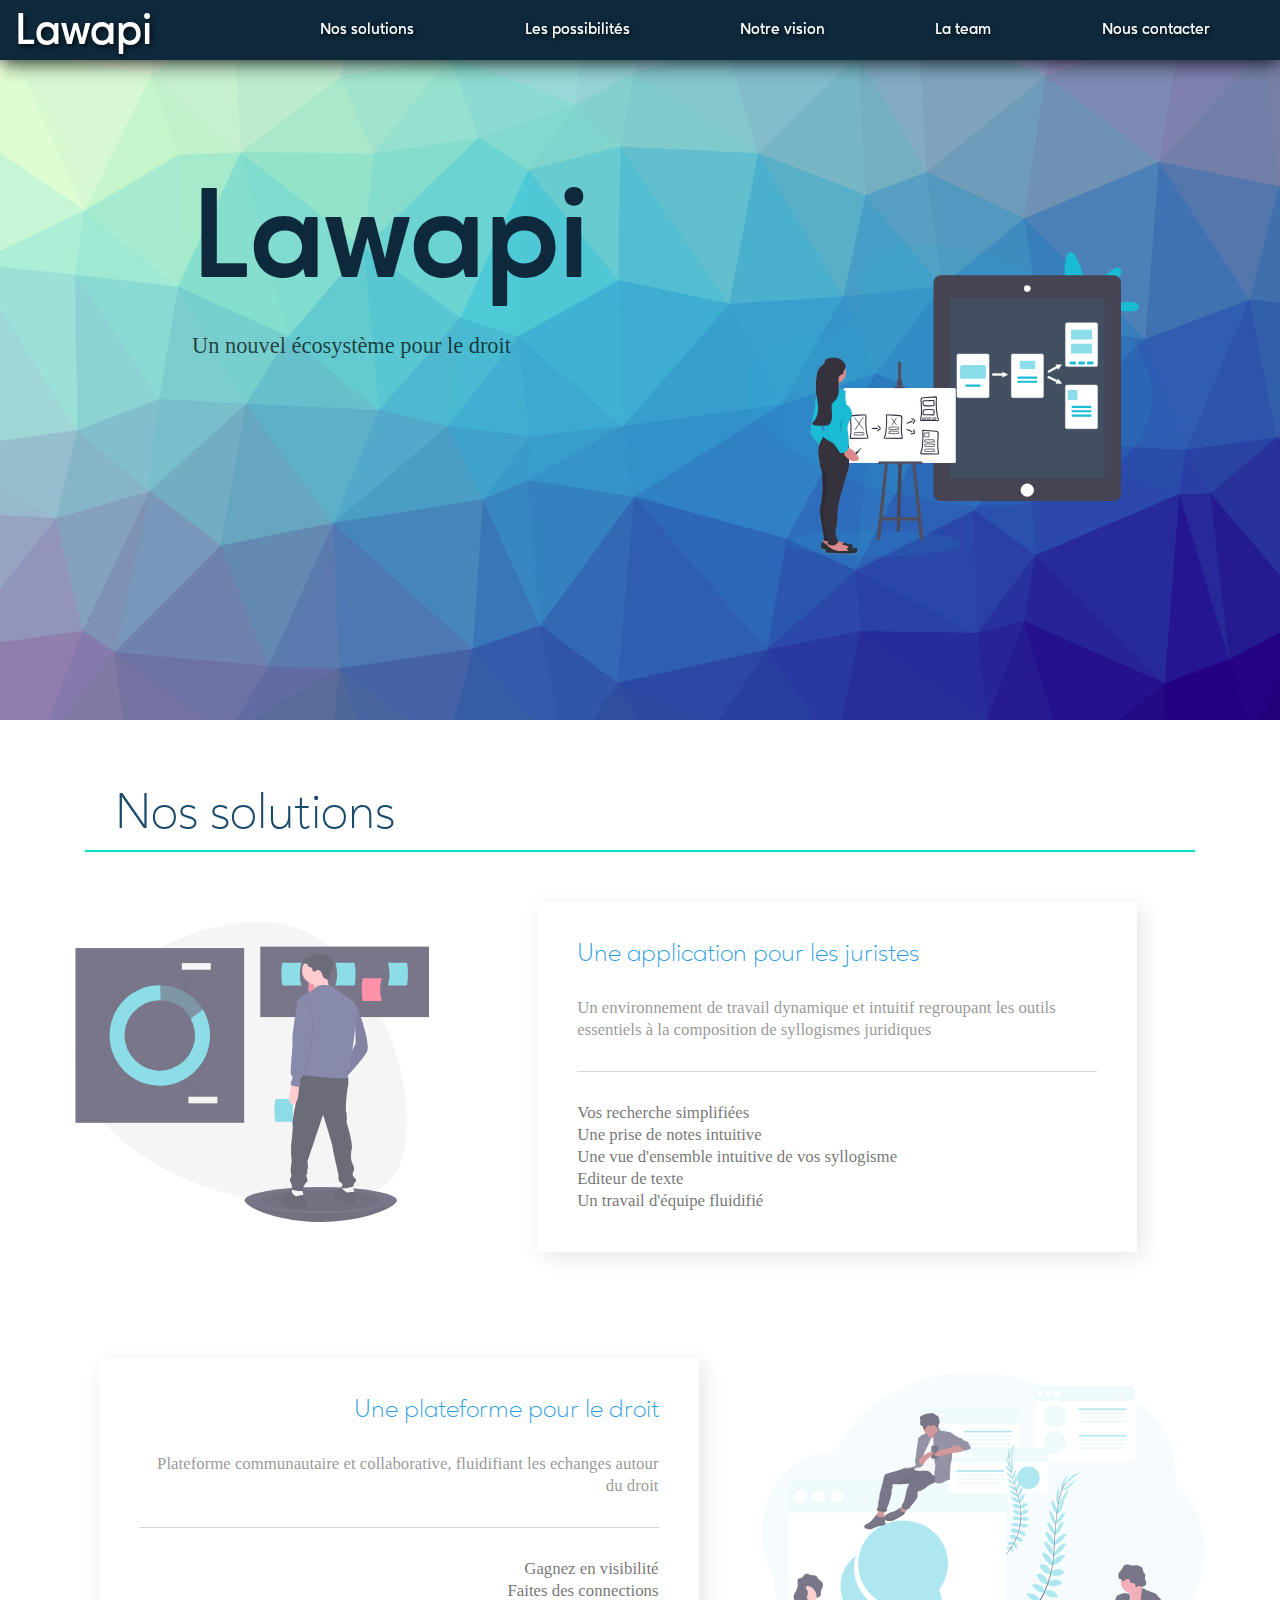
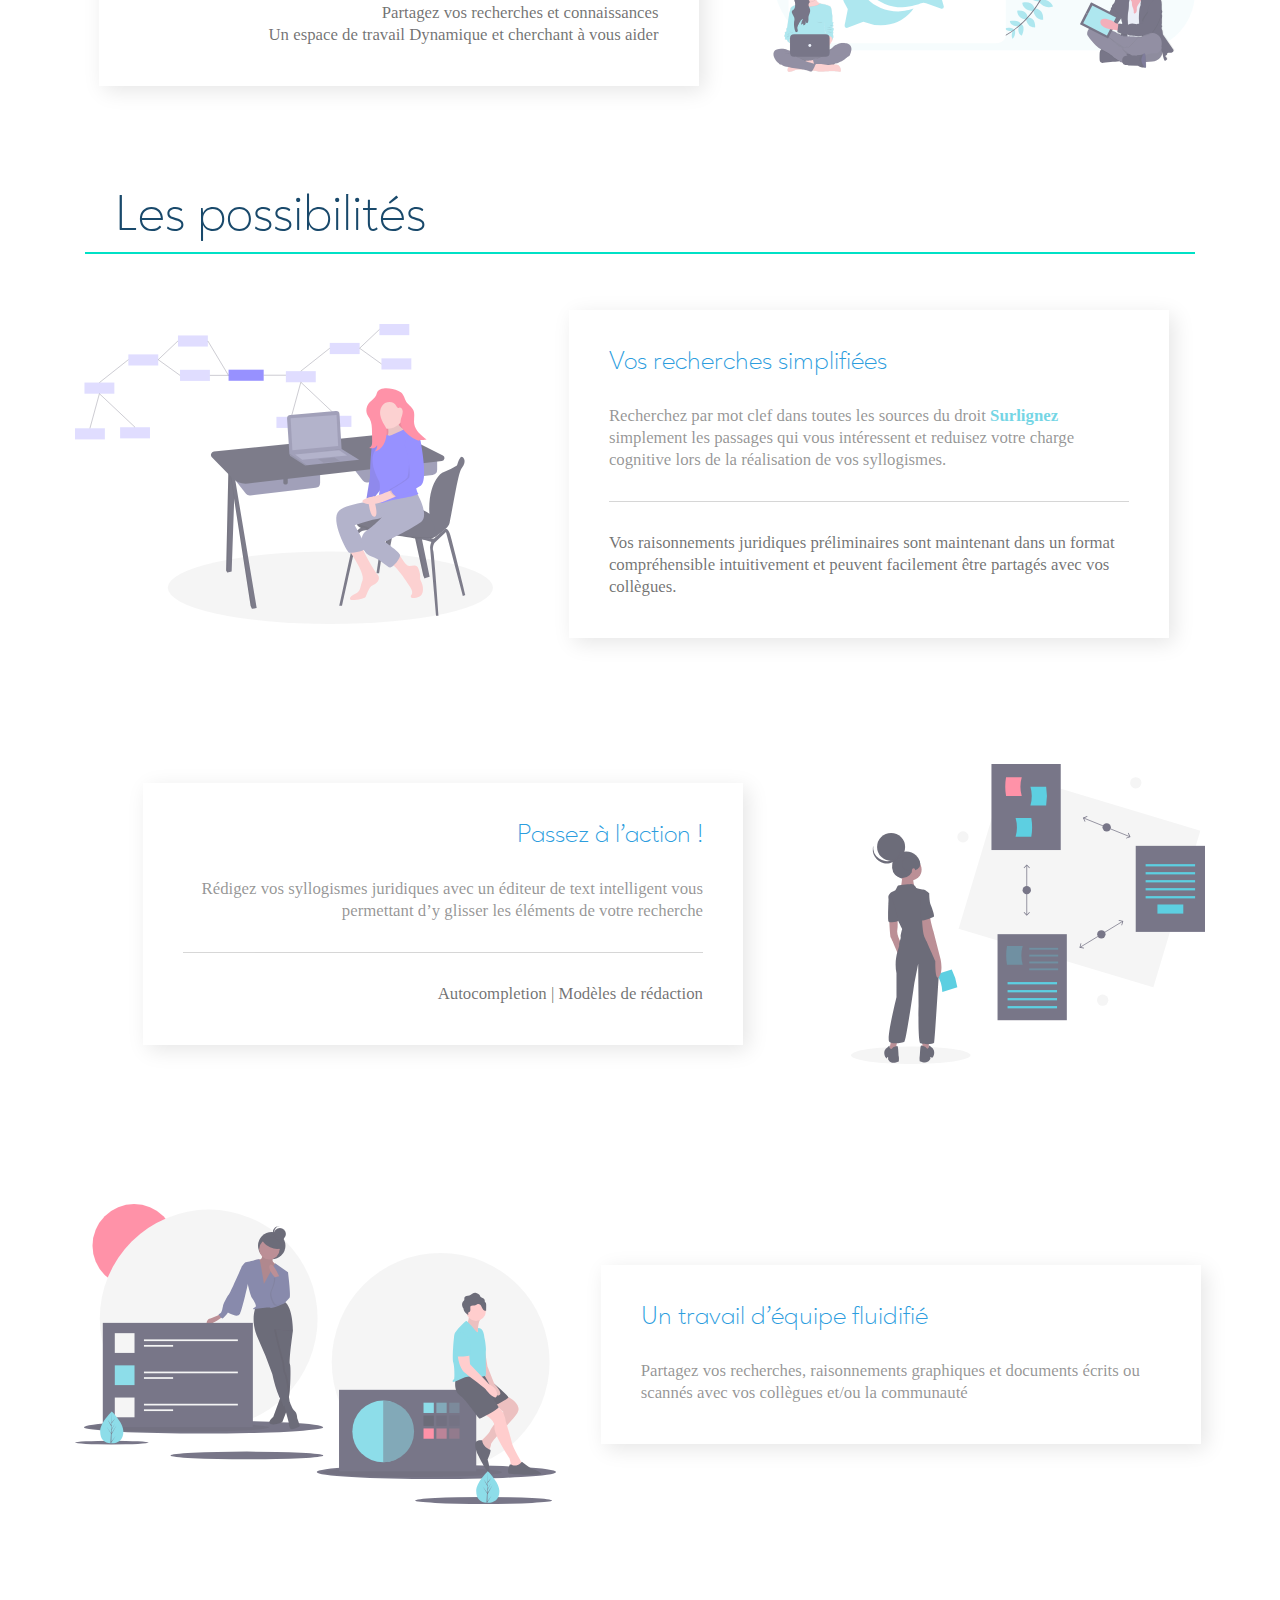
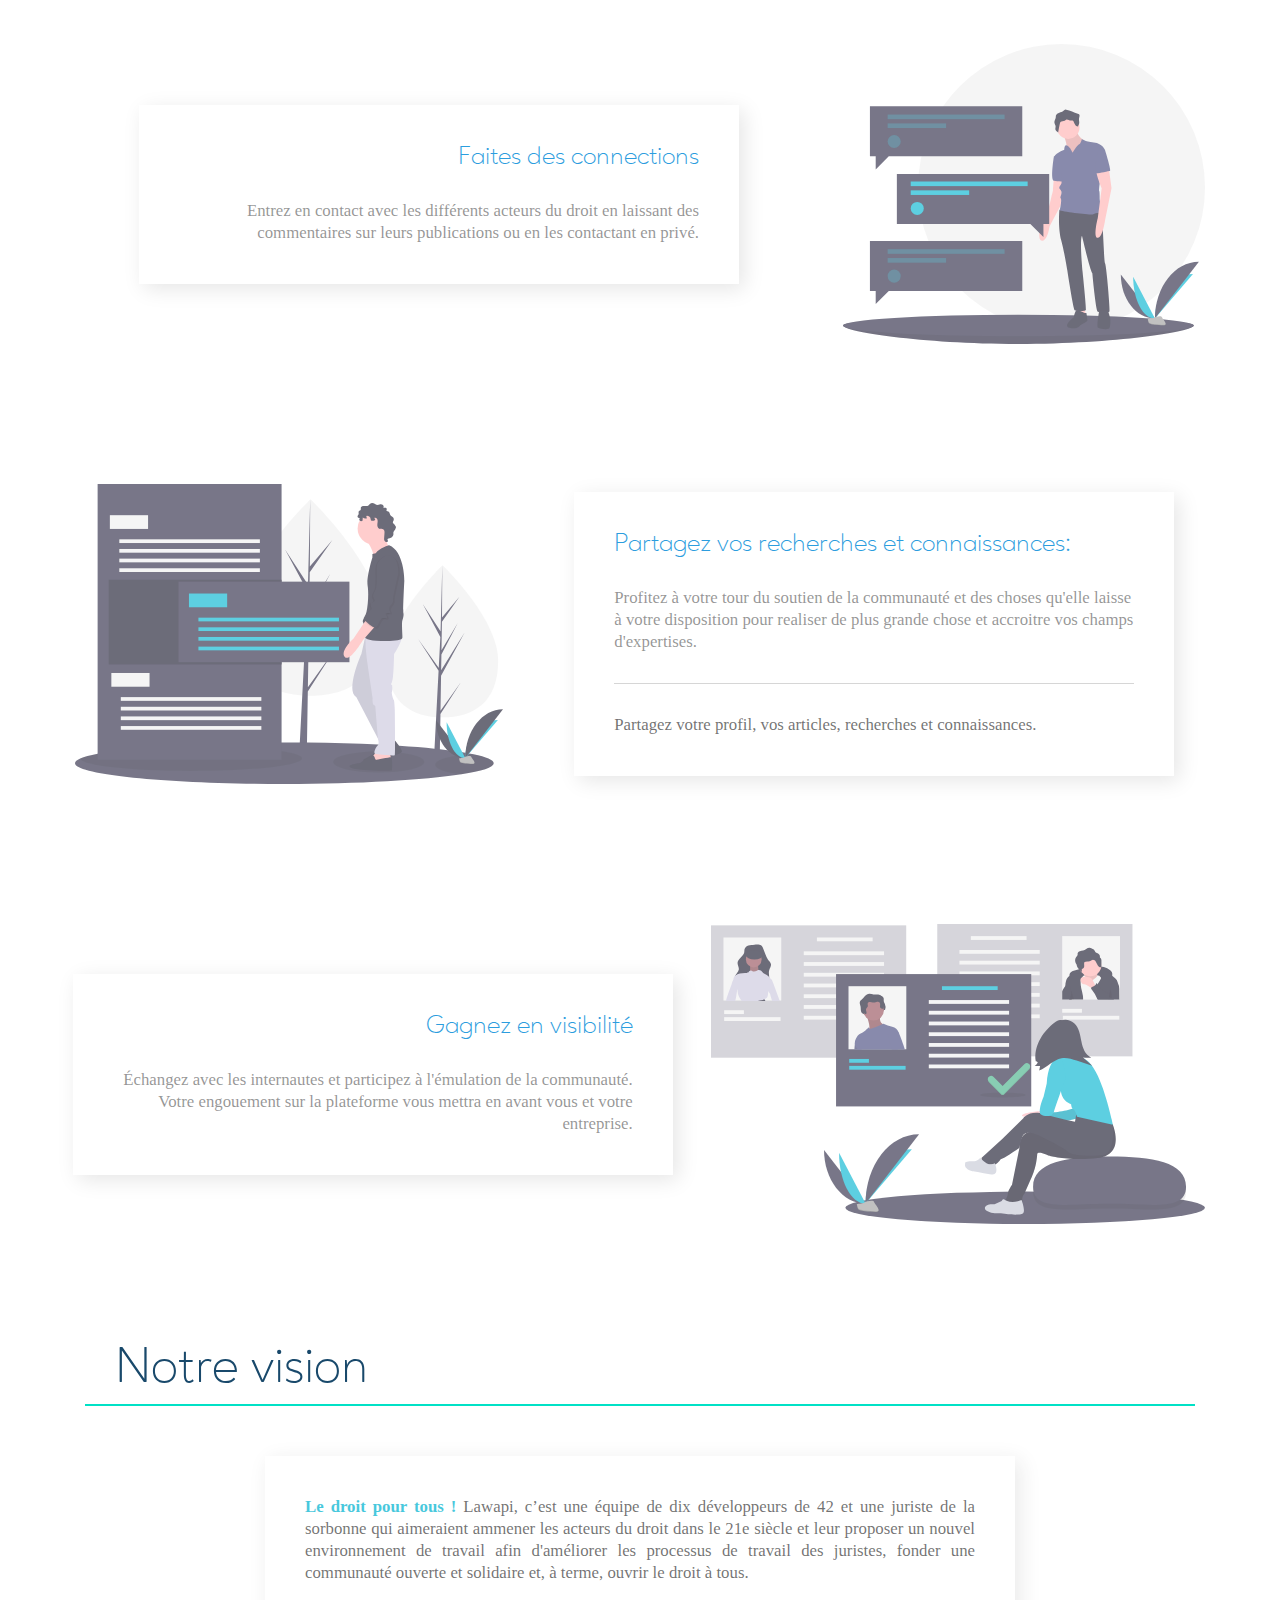
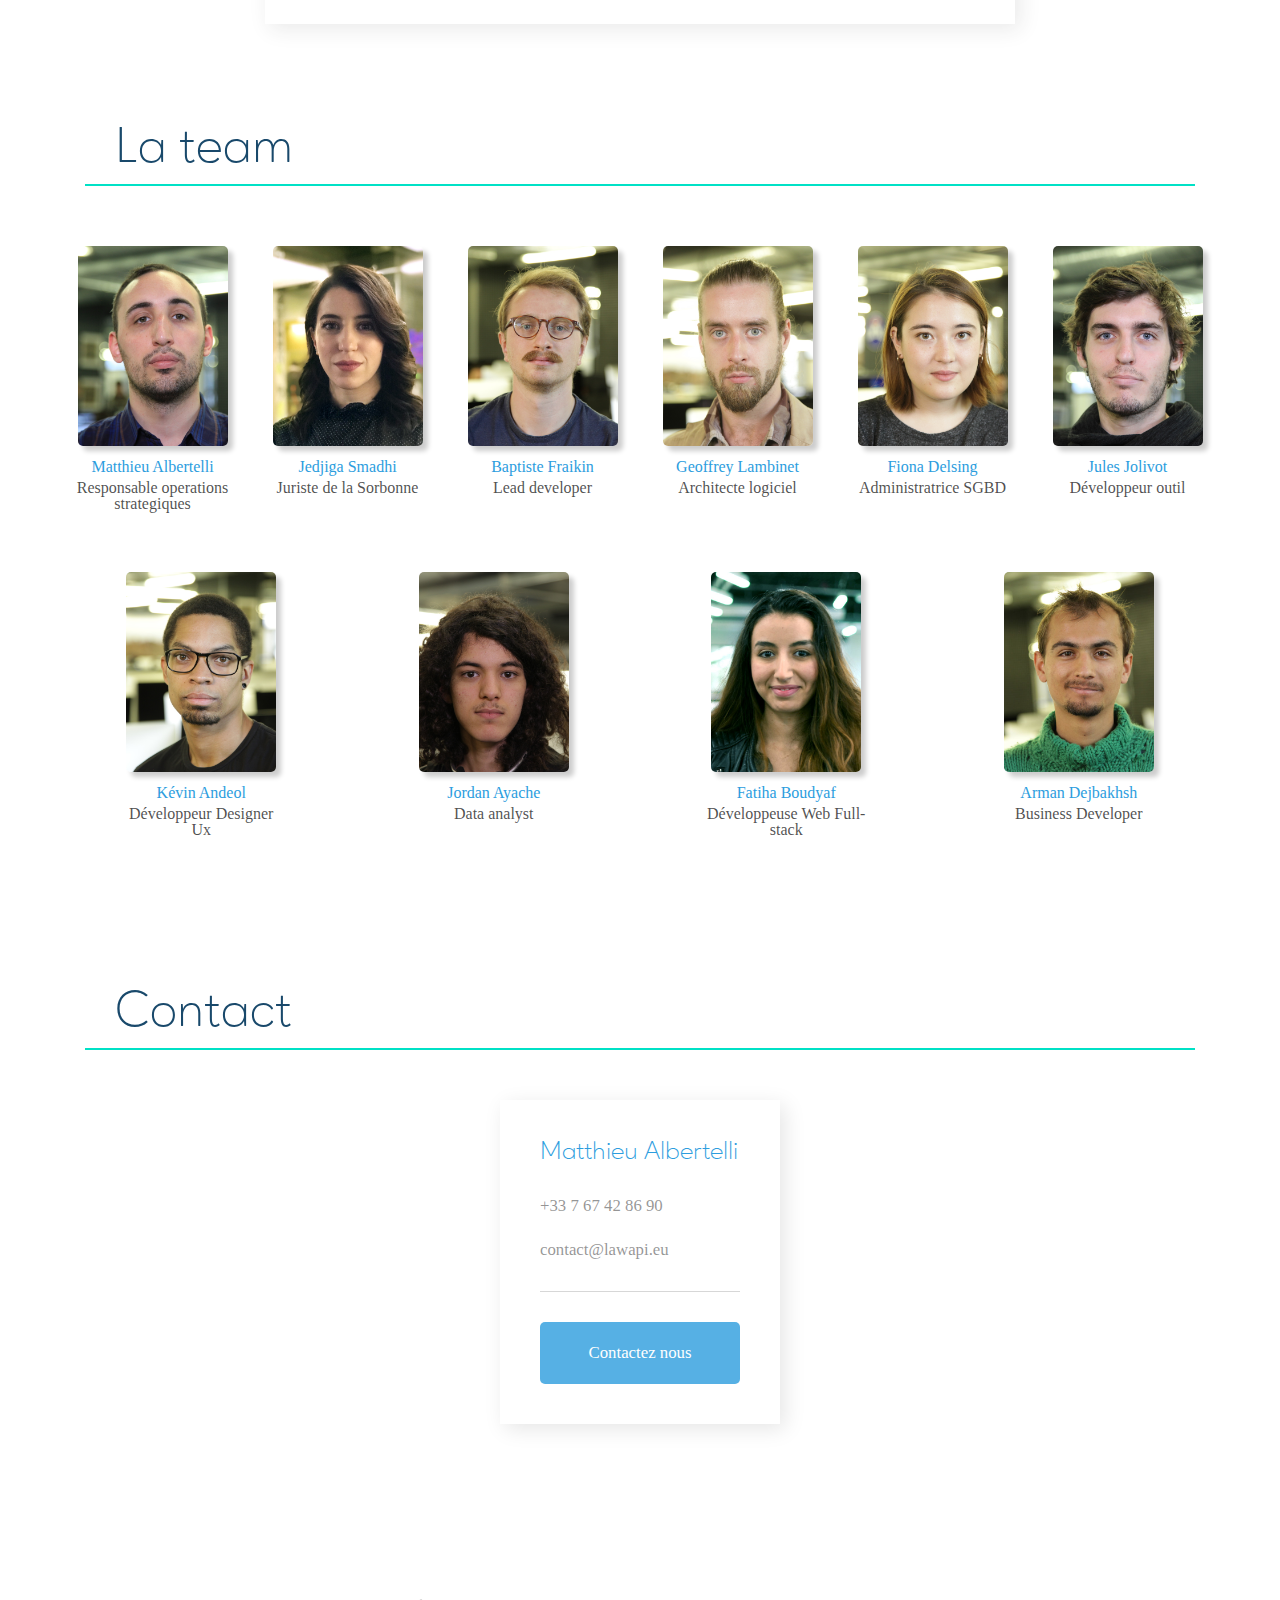
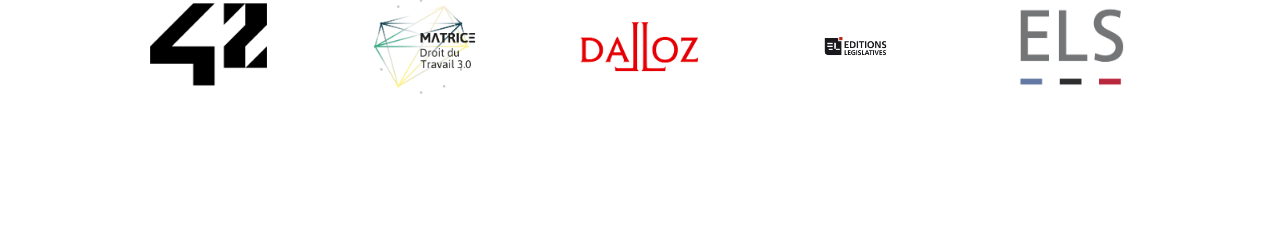
<file: index.html>
<!doctype html>
<html xmlns="http://www.w3.org/1999/xhtml" xml:lang="fr" lang="fr" dir="ltr">
	<head>
<script async src="https://www.googletagmanager.com/gtag/js?id=UA-39218255-1"></script>

<script>
window.dataLayer = window.dataLayer || [];
function gtag(){dataLayer.push(arguments);}
gtag('js', new Date());
gtag('config', 'UA-39218255-1');
</script> 

		<meta charset="UTF-8">
		<meta name="viewport" content="width=device-width, initial-scale=1, shrink-to-fit=no">
		<title>
			Lawapi
		</title>
		<link rel="stylesheet" href="https://use.fontawesome.com/releases/v5.8.1/css/all.css" integrity="sha384-50oBUHEmvpQ+1lW4y57PTFmhCaXp0ML5d60M1M7uH2+nqUivzIebhndOJK28anvf" crossorigin="anonymous">
		<link rel="stylesheet" href="https://stackpath.bootstrapcdn.com/bootstrap/4.3.1/css/bootstrap.min.css" integrity="sha384-ggOyR0iXCbMQv3Xipma34MD+dH/1fQ784/j6cY/iJTQUOhcWr7x9JvoRxT2MZw1T" crossorigin="anonymous">
		<link rel="stylesheet" type="text/css" href="css/font_face_ageo.css">

		<link rel="stylesheet" type="text/css" href="css/reset.css">
		<link rel="stylesheet" type="text/css" href="css/media.css">
		<link rel="stylesheet" type="text/css" href="css/tab.css">
		<link rel="stylesheet" type="text/css" href="css/style.css">

		<link rel="stylesheet" type="text/css" href="css/responsive.css">
	</head>
	<body>

		<header>
			<div class="wrap">

				<div id="title">
					Lawapi
				</div>

				<label for="dropdown" id="dropdown_button">
					<i id="drop_on" class="fas fa-bars drop_on"></i>
					<i id="drop_off" class="fas fa-times drop_off"></i>
				</label>
<script>
function onchange_drop(e){
	if (e.checked)
	{
		document.getElementById("drop_on").style = "display:none";
		document.getElementById("drop_off").style = "display:inline-block";
	}
	else
	{
		document.getElementById("drop_on").style = "display:inline-block";
		document.getElementById("drop_off").style = "display:none";
	}
}
</script>
				<input id="dropdown" type="checkbox" onchange="onchange_drop(this)">

				<ul>
					<li>
						<label for="dropdown" id="menu_0" onclick="window.location.hash='solution'">
							<span>Nos </span>solutions
							<input href="#solution" id="menu_0" type="checkbox">
						</label>
					</li>

					<li>
						<label for="dropdown" id="menu_1" onclick="window.location.hash='possibilites'">
							<span>les </span>possibilités
							<input href="#possibilitées" id="menu_1" type="checkbox">
						</label>
					</li>
					<li>
						<label for="dropdown" id="menu_2" onclick="window.location.hash='vision'">
							<span>Notre </span>vision
							<input href="#possibilitées" id="menu2" type="checkbox">
						</label>
					</li>
					<li>
						<label for="dropdown" id="menu_3" onclick="window.location.hash='team'">
							<span>La </span>team
							<input href="#possibilitées" id="menu_3" type="checkbox">
						</label>
					</li>
					<li>
						<label for="dropdown" id="menu_4" onclick="window.location.hash='contact'">
							<span>Nous </span>contact<span>er</span>
							<input href="#possibilitées" id="menu_4" type="checkbox">
						</label>
					</li>
				</ul>
			</div>
		</header>
		<section id="tagline">
			<div>
				<img src="media/undraw_prototyping_process_rswj.svg" alt="nouvelle juriste"> 
			</div>
			<div id="law">
				<p id="lawapi">
					Lawapi
				</p>
				<p id="punchline">
					Un nouvel écosystème pour le droit
				</p>
			</div>
		</section>
		<!--================Tab area =================-->

						<main class="wrap">

							<section id="solution">
								<h1>
									Nos solutions
								</h1>
								<article>
									<img src="media/undraw.svg" alt="nouvelle juriste"> 
									<div>
										<h2>
											Une application pour les juristes
										</h2>
										<p>
											Un environnement de travail dynamique et intuitif regroupant les outils essentiels à la composition de syllogismes juridiques
										</p>
										<p>
											Vos recherche simplifiées
											<br>
											Une prise de notes intuitive
											<br>
											Une vue d'ensemble intuitive de vos syllogisme

											<br>
											Editeur de texte
											<br>
											Un travail d'équipe fluidifié

										</p>
									</div>
								</article>
								<article>
									<img src="media/undraw_group.svg" alt="nouvelle juriste"> 
									<div>
										<h2>
											Une plateforme pour le droit
										</h2>
										<p>
											Plateforme communautaire et collaborative, fluidifiant les echanges autour du droit
										</p>
										<p>
											Gagnez en visibilité
											<br>
											Faites des connections
											<br>
											Partagez vos recherches et connaissances
											<br>
											Un espace de travail Dynamique et cherchant à vous aider
										</p>
									</div>
								</article>
							</section>

							<section id="possibilites">
								<h1>
									Les possibilités
								</h1>
								<article>
									<img src="media/undraw_software_engineer_lvl5.svg" alt="nouvelle juriste"> 
									<div>
										<h2>
											vos recherches simplifiées
										</h2>
										<p>
										Recherchez par mot clef dans toutes les sources du droit
										<span>Surlignez</span> simplement les passages qui vous intéressent et reduisez votre charge cognitive lors de la réalisation de vos syllogismes.
										</p>
										<p>
										Vos raisonnements juridiques préliminaires sont maintenant dans un format compréhensible intuitivement et peuvent facilement être partagés avec vos collègues.
										</p>
									</div>
								</article>

								<article>
									<img src="media/undraw_process_e90d.svg">
									<div>
										<h2>
											Passez à l'action !
										</h2>
										<p>
											Rédigez vos syllogismes juridiques avec un éditeur de text intelligent vous permettant d’y
											glisser les éléments de votre recherche
										</p>
										<p>
											Autocompletion  |  Modèles de rédaction
										</p>
									</div>
								</article>

								<article>
									<img src="media/creative.svg">
									<div>
										<h2>
											Un travail d'équipe fluidifié
										</h2>
										<p>
											Partagez vos recherches, raisonnements graphiques et documents écrits ou scannés avec
											vos collègues et/ou la communauté 
										</p>
									</div>
								</article>



								<article>
									<img src="media/undraw_personal_text_vkd8.svg">
									<div>
										<h2>
											Faites des connections
										</h2>
										<p>
										Entrez en contact avec les différents acteurs du droit en laissant des commentaires sur leurs publications ou en les contactant en privé.
										</p>
									</div>
								</article>
								<article>
									<img src="media/undraw_task_31wc.svg">
									<div>
										<h2>
											partagez vos recherches et connaissances:
										</h2>
										<p>
										Profitez à votre tour du soutien de la communauté et des choses qu'elle laisse à votre disposition pour realiser de plus grande chose et accroitre vos champs d'expertises.
										</p>
										<p> 
										Partagez votre profil, vos articles, recherches et connaissances.
										</p>
									</div>
								</article>
								<article>
									<img src="media/undraw_hire_te5y.svg">
									<div>
										<h2>
											gagnez en visibilité
										</h2>
										<p>
										Échangez avec les internautes et participez à l'émulation de la communauté. Votre engouement sur la plateforme vous mettra en avant vous et votre entreprise.
										</p>
									</div>
								</article>
							</section>

							<section id="vision">
								<h1>
									Notre vision
								</h1>
								<article>
									<p>
									<span>Le droit pour tous !</span>
									Lawapi, c’est une équipe de dix développeurs de 42 et une juriste de la sorbonne qui
									aimeraient ammener les acteurs du droit dans le 21e siècle et leur proposer un nouvel
									environnement de travail afin d'améliorer les processus de travail des juristes, fonder
									une communauté ouverte et solidaire et, à terme, ouvrir le droit  à tous.
									</p>
								</article>
							</section>

							<section id="team">
								<h1>
									La team
								</h1>
								<div>

									<div>
										<img src="media/team/malberte.jpg">
										<p>
										<span class="firstname">
											Matthieu
										</span>
										<span class="lastname">
											Albertelli
										</span>
										</p>
										<p class="post">
responsable operations strategiques 
										</p>
									</div>
									<div>
										<img src="media/team/jsmadhi.jpg">
										<p>
										<span class="firstname">
											Jedjiga 
										</span>
										<span class="lastname">
											Smadhi
										</span>
										</p>
										<p class="post">
											Juriste de la Sorbonne
										</p>
									</div>
									<div>
										<img src="media/team/bafraiki.jpg">
										<p>
										<span class="firstname">
											Baptiste
										</span>
										<span class="lastname">
											Fraikin
										</span>
										</p>
										<p class="post">
										lead developer
										</p>
									</div>
									<div>
										<img src="media/team/gelambin.jpg">
										<p>
										<span class="firstname">
											Geoffrey
										</span>
										<span class="lastname">
											Lambinet
										</span>
										</p>
										<p class="post">
										Architecte logiciel
										</p>
									</div>
									<div>
										<img src="media/team/fdelsing.jpg">
										<p>
										<span class="firstname">
											Fiona
										</span>
										<span class="lastname">
											Delsing
										</span>
										</p>
										<p class="post">
										Administratrice SGBD
										</p>
									</div>
									<div>
										<img src="media/team/jjolivot.jpg">
										<p>
										<span class="firstname">
											Jules
										</span>
										<span class="lastname">
											Jolivot
										</span>
										</p>
										<p class="post">
										Développeur outil
										</p>
									</div>
									<div>
										<img src="media/team/kandeol.jpg">
										<p>
										<span class="firstname">
											Kévin
										</span>
										<span class="lastname">
											Andeol
										</span>
										</p>
										<p class="post">
										Développeur Designer Ux
										</p>
									</div>
									<div>
										<img src="media/team/jayache.jpg">
										<p>
										<span class="firstname">
											Jordan
										</span>
										<span class="lastname">
											Ayache
										</span>
										</p>
										<p class="post">
										Data analyst
										</p>
									</div>
									<div>
										<img src="media/team/fboudyaf.jpg">
										<p>
										<span class="firstname">
											Fatiha
										</span>
										<span class="lastname">
											Boudyaf
										</span>
										</p>
										<p class="post">
										Développeuse Web Full-stack
										</p>
									</div>
									<div>
										<img src="media/team/adejbakh.jpg">
										<p>
										<span class="firstname">
											Arman
										</span>
										<span class="lastname">
											Dejbakhsh
										</span>
										</p>
										<p class="post">
										Business Developer
										</p>
									</div>
								</div>
							</section>

							<section id="contact">
								<h1>
									Contact
								</h1>
								<article>
									<div id="tel">
										<h2>
											Matthieu Albertelli
										</h2>
										<p>
											+33 7 67 42 86 90 
										<br>
										<br>
											contact@lawapi.eu
										</p>
										<p>
										 <a href="typeform.html" target="_blank">
											Contactez nous
										</a>
										</p>
									</div>
								</article>
							</section>

							<section id="partners">
								<div class="partners">
									<div id="quarante_deux">
									</div>
									<div id="matrice_ddt">
									</div>
									<div id="dalloz">
									</div>
									<div id="editions_legislative">
									</div>
									<div id="els">
									</div>
								</div>
							</section>
						</main>
						<script src="https://code.jquery.com/jquery-3.3.1.slim.min.js" integrity="sha384-q8i/X+965DzO0rT7abK41JStQIAqVgRVzpbzo5smXKp4YfRvH+8abtTE1Pi6jizo" crossorigin="anonymous"></script>
						<script src="https://cdnjs.cloudflare.com/ajax/libs/popper.js/1.14.7/umd/popper.min.js" integrity="sha384-UO2eT0CpHqdSJQ6hJty5KVphtPhzWj9WO1clHTMGa3JDZwrnQq4sF86dIHNDz0W1" crossorigin="anonymous"></script>
						<script src="https://stackpath.bootstrapcdn.com/bootstrap/4.3.1/js/bootstrap.min.js" integrity="sha384-JjSmVgyd0p3pXB1rRibZUAYoIIy6OrQ6VrjIEaFf/nJGzIxFDsf4x0xIM+B07jRM" crossorigin="anonymous"></script>

	</body>
</html>
</file>
<file: css/font_face_ageo.css>
@font-face {
	font-family: "AgeoPersonalUse-Thin";
	src: url("../fonts/AgeoPersonalUse-Thin.otf");
}

@font-face {
	font-family: "AgeoPersonalUse-Light";
	src: url("../fonts/AgeoPersonalUse-Light.otf");
}

@font-face {
	font-family: "AgeoPersonalUse";
	src: url("../fonts/AgeoPersonalUse.otf");
}

@font-face {
	font-family: "AgeoPersonalUse-Medium";
	src: url("../fonts/AgeoPersonalUse-Medium.otf");
}

@font-face {
	font-family: "AgeoPersonalUse-SemiBold";
	src: url("../fonts/AgeoPersonalUse-SemiBold.otf");
}

@font-face {
	font-family: "AgeoPersonalUse-Bold";
	src: url("../fonts/AgeoPersonalUse-Bold.otf");
}

@font-face {
	font-family: "AgeoPersonalUse-ExtraBold";
	src: url("../fonts/AgeoPersonalUse-ExtraBold.otf");
}

@font-face {
	font-family: "AgeoPersonalUse-Heavy";
	src: url("../fonts/AgeoPersonalUse-Heavy.otf");
}
</file>
<file: css/media.css>
div.partners {
  display: flex;
  justify-content: space-evenly;
}

div.partners div {
  width: 125px;
  height: 125px;
  background-position: center center;
  background-repeat: no-repeat;
  background-size: 100% auto;
}

div#quarante_deux {
  background-image: url(../media/partners/42.png);
}

div#matrice_ddt {
  background-image: url(../media/partners/matrice_ddt.png);
}

div#editions_legislative {
  background-image: url(../media/partners/editions_legislative.png);
}

div#els {
  background-image: url(../media/partners/els.png);
}

div#dalloz {
  background-image: url(../media/partners/dalloz.png);
}

div#matrice_ddt {
  background-image: url(../media/partners/matrice_ddt.png);
}
</file>
<file: css/tab.css>
a.nav-link {
  background: linear-gradient(45deg, #87c8d9 40% , #cee0e6);
  text-align: center;
}

i.fas, i.fab {
  font-size: 2vw;
  margin: 2px;
}

li.nav-item {
  margin: 5px;
}

a.nav-link:hover {
  color:  #c6daec;
  background-color:  #fff!important;
}

@media screen and (max-width: 800px) {

  li.nav-item {
    margin: 5px;
    width: 35%
  }

  i.fas, i.fab {
    font-size: 3vw;
  }
}


@media screen and (max-width: 500px) {

  section.recent_update_area {
    padding: 0;
    padding-top: 5vh; 
  } 

  section.recent_update_area div.container {
    margin: 0;
    width: 100%;
    max-width: unset;
  }

  ul.myTab {
    width: 100%;
  }
}
</file>
<file: css/style.css>
/*
#0e293c
#2c9dde
#19bbd5
#00e1c6
#c6daec
 */

::first-letter {
	text-transform: uppercase;
}

:target {			/* CSS HACK TO BYPASS HEADER SIZE FOR HANCOR*/
	padding-top: 50px; 
	margin-top: -50px; 
}

body {
	/*
	background-color: #19496b;
	font-family: sans-serif;
	 */
	overflow-x: hidden;
}

.wrap {
	margin: 0 auto;
	width: 1250px;
}

a {
	color: white;
	text-decoration: none;
}

a:hover {
	color: #00e1c6;
}

h1 {
	padding: 0px 30px 10px 30px;
	margin: 40px 30px 50px 30px;
	color: #19496b;
	font-family: "AgeoPersonalUse-Light";
	font-size: 50px;
	border-bottom: 2px solid #00e1c6;
}

h2 {
	color: #2c9dde;
	font-family: "AgeoPersonalUse-Light";
	font-size: 25px;
}

hr {
	border: none;
	border-top: 2px solid #00e1c6;
	opacity: 0.3;
	margin: 20px auto 20px auto;
	width: 70%;
}

p {
	color: rgba(0, 0, 0, 0.7);
}

article p {
	margin-top: 30px;
	font-size: 1.05em;
	line-height: 22px;
}

article div {
	margin-top: 30px;
	margin-bottom: 30px;
}

article p span {
	color: #19bbd5;
	font-weight: bold;
}

/*----------------------------------------------------------------------------*\
|       HEADER                                                                 |
\*----------------------------------------------------------------------------*/

header {
	z-index: 1000;
	background-color: #0e293c;
	height: 60px;
	box-shadow: 0px 2px 20px rgba(0, 0, 0, 0.9);
	color: #ffffff;
	position: fixed;
	z-index: 5000;
	width:100vw;
	top:0px;
	font-family: "AgeoPersonalUse-SemiBold";
	text-shadow: 2px 2px 5px rgba(0, 0, 0, 0.7);
	display:flex;
}

header div#title {
	font-size: 45px;
	margin-top: 10px;
}

header div ,
header div div
{
	display:flex;
	justify-content: space-between;
	z-index: 2000;
}

ul {
	display: flex;
	flex-direction: row;
	justify-content: space-between;
	width:80%;
	z-index: 2000;
}

li
{
	margin: auto;
	box-sizing: border-box;
	z-index: 2000;
}

menu li:hover{
	color: #00e1c6;
}

i.drop_on {
	font-size: 40px;
}

/*----------------------------------------------------------------------------*\
|       MAIN                                                                   |
\*----------------------------------------------------------------------------*/

section#tagline {
	margin: 0px 0px 0px 0px;
	background-image: url('../media/background.png');
	background-size: 100% 100%;
	background-position: center;
	height: 80vh;
	display: flex;
	flex-direction: row-reverse;

}

section#tagline img {
	position: absolute;
	right: 10vw;
	width: 45vh;
	height: 100%;
	z-index: 100;
	top:-50px;
}

div#law {
	position: absolute;
	left: 15vw;
	top: 20vh;
	max-width: 900px;
	z-index: 1000;
}

section#tagline p {
	font-size: 2vh;
	z-index: 200;
}

section#tagline p#lawapi {
	font-family: "AgeoPersonalUse-Bold";
	font-size: 10vw;
	margin-bottom: 3vh;
	color:  #0e293c;
}

section#tagline p#punchline {
	text-align: left;
	font-size: 1.75vw;
	margin-bottom: 15vh;
}
section#tagline p#punchline_describ {
	width: 50vw;
	font-size: 1.75vw;
	max-width: 750px;
}

main {
	/*
	background-color: #f8f8f8;
	box-shadow: 0px 2px 30px rgba(0, 0, 0, 0.9);
	 */
}

main section {
	padding: 30px 40px 30px 40px;
	text-align: justify;
}

/*----------------------------------------------------------------------------*\
|       ARTICLES                                                               |
\*----------------------------------------------------------------------------*/

article {
	display: flex;
}

article + article{
	margin: 100px 0px 0px 0px;
}

article div{
	margin: auto auto;
	text-align: left;
	max-width: 600px;
}

article img {
	opacity: 0.7;
	margin: 20px;
}

article div {
	position: relative;
	background-color: rgba(255, 255, 255, 0.8);
	box-shadow: 5px 5px 20px rgba(0, 0, 0, 0.1);
	padding: 40px;
}

article div p{
	opacity: 0.6;
}

article div p + p{
	border-top: 1px solid #cdcdcd;
	padding-top: 30px;
	opacity: 0.8;
	text-indent: 0em;
}


main section img {
	height: 300px;
	width: auto;
	object-fit: contain;
}

article:nth-child(odd),
article:nth-child(odd) h2,
article:nth-child(odd) p
{
	text-align: right;
	flex-direction: row-reverse;
}

section#vision article
{
	max-width: 750px;
	opacity: 0.8;
	background-color: rgba(255, 255, 255, 0.8);
	box-shadow: 5px 5px 20px rgba(0, 0, 0, 0.1);
	padding: 40px;
	margin: auto auto;
}

section#vision article p {
	margin-top: 0px;
}
section#possibilites{
	flex-direction: row;
}

section#accroche article
{
	padding: 30px;
	margin-top
}
section#accroche
{
	background-color: red;
}
section#accroche article 
{
	max-width: 1000px;
	margin-left: auto;
	margin-right: auto;
	margin-top: 0px;
	text-align: center;
}

/*----------------------------------------------------------------------------*\
|       TEAM                                                                   |
\*----------------------------------------------------------------------------*/


section#team div {
	display: flex;
	flex-direction: row;
	justify-content: space-around;
	flex-wrap: wrap;
}

section#team p {
	text-align: center !important;
}
section#team div div {
	width: 160px;
	flex-direction: column;
	text-align: center;
	display: block;
	margin: 10px;
	margin-bottom: 40px;
}

section#team div div img {
	height: 200px;
	border-radius: 5px;
	box-shadow: 5px 5px 5px rgba(0, 0, 0, 0.2);
}

section#team div div p {
	margin-top: 10px;
	color: #2c9dde;
}

section#team p.post {
	margin-top: 5px;
	margin-bottom: 10px;
	color: rgba(0, 0, 0, 0.7);
}

section#contact a
{
	margin: 20px;
	padding: 20px;
	background-color: #2c9dde;
	border-radius: 5px;
	display:block;
	width: 200px;
	text-align: center;
	margin: auto auto;
}


#contact
{
	margin: 0px auto;
}

#partners {
	margin-top: 100px;
	margin-bottom: 100px;
}
</file>
<file: css/responsive.css>
input[type=checkbox] {
	display:none;
}

#dropdown_button {
	display:none;
}


i.drop_on,
i.drop_off
{
	margin-top:9px;
	font-size: 40px;
}

/*
#dropdown:checked + ul {
	display:block;
}
*/

@media screen and (max-width: 1250px) {
	.wrap {
		margin: 0px 50px 0px 50px;
		width: 90%;
	}

	section article img
	{
		margin-top: auto;
		margin-bottom: auto;
		vertical-align: middle;
	}
	section article img {
		height: 150px;
	}



}

@media screen and (min-width: 1400px) {

section#tagline p#lawapi {
	font-size: 140px;
}

section#tagline p#punchline {
	font-size: 25px;
}
section#tagline p#punchline_describ {
	font-size: 25px;
}


}


@media screen and (max-width: 900px)
{

	section#tagline {
		background-size: auto 100%;
	}

	article,
	section article:nth-child(odd),
	article + article
	{
		flex-direction: column;
		margin: 0px 0px 0px 0px;
	}

	section article img {
		height: 200px;
	}

	section#team div div img {
		height: 150px;
	}
	section#tagline img
	{
		left: 20%;
		width: 60vw;
		height: 100%;
		z-index: 100;
		top:25vw;
	}

	div#law {
		left: 10px;
		width:100%;
		text-align:center;
	}

	section#tagline p#lawapi {
		text-align: center;
		width: 100%;
		font-size: 25vw;
	}

	section#tagline p#punchline {
		text-align: center;
		width: 90%;
		margin: auto auto;
		margin-bottom: 70px;
		font-size: 7vw;
	}

	section#tagline p#punchline_describ {
		display: none;
	}

	main section {
		padding: 0px 0px 0px 0px;
	}

	article div,
	section article:nth-child(odd),
	section article:nth-child(even),
	article + article
	{
		margin: 20px auto 10px auto;
	}

	p {

		text-align: justify !important;
	}

	header span {
		display: none;
	}

}

@media screen and (max-width: 700px) {

	#dropdown_button {
		display:block;
	}

	ul {
		display:none;
	}

	h1
	{
	font-size: 40px;
	padding-left: 0px;
	padding-right: 0px;
}
i.drop_off
{
	display:none;
}

	#dropdown:checked + ul {
		display:block;
		position: absolute;
		left: 0px;
		top: 60px;
		background-color: rgba(0, 0, 0, 0.85);
		width:100%;
		box-sizing: border-box;
		padding-top: 5px;
		z-index: 2000;
	}

	#dropdown:checked + ul li {
		padding: 10px 0px 10px 15px;
		font-size: 1.4em;
		border-bottom: 1px solid rgba(255, 255, 255, 0.1);
		margin: 0px 30px 0px 30px;
		z-index: 2000;
	}


	.wrap {
		margin: 0px 0px 0px 0px;
		width: 100%;
	}

	.right {
		float: initial;
		top: 0px;
	}

	header {
		font-size: 15px;
		padding: 0px 20px 0px 20px;
		display: flex;
		flex-direction: row;
		flex-wrap: nowrap;
	}

	header a {
		margin: auto auto;
	}

	header menu {
	}
}
</file>
